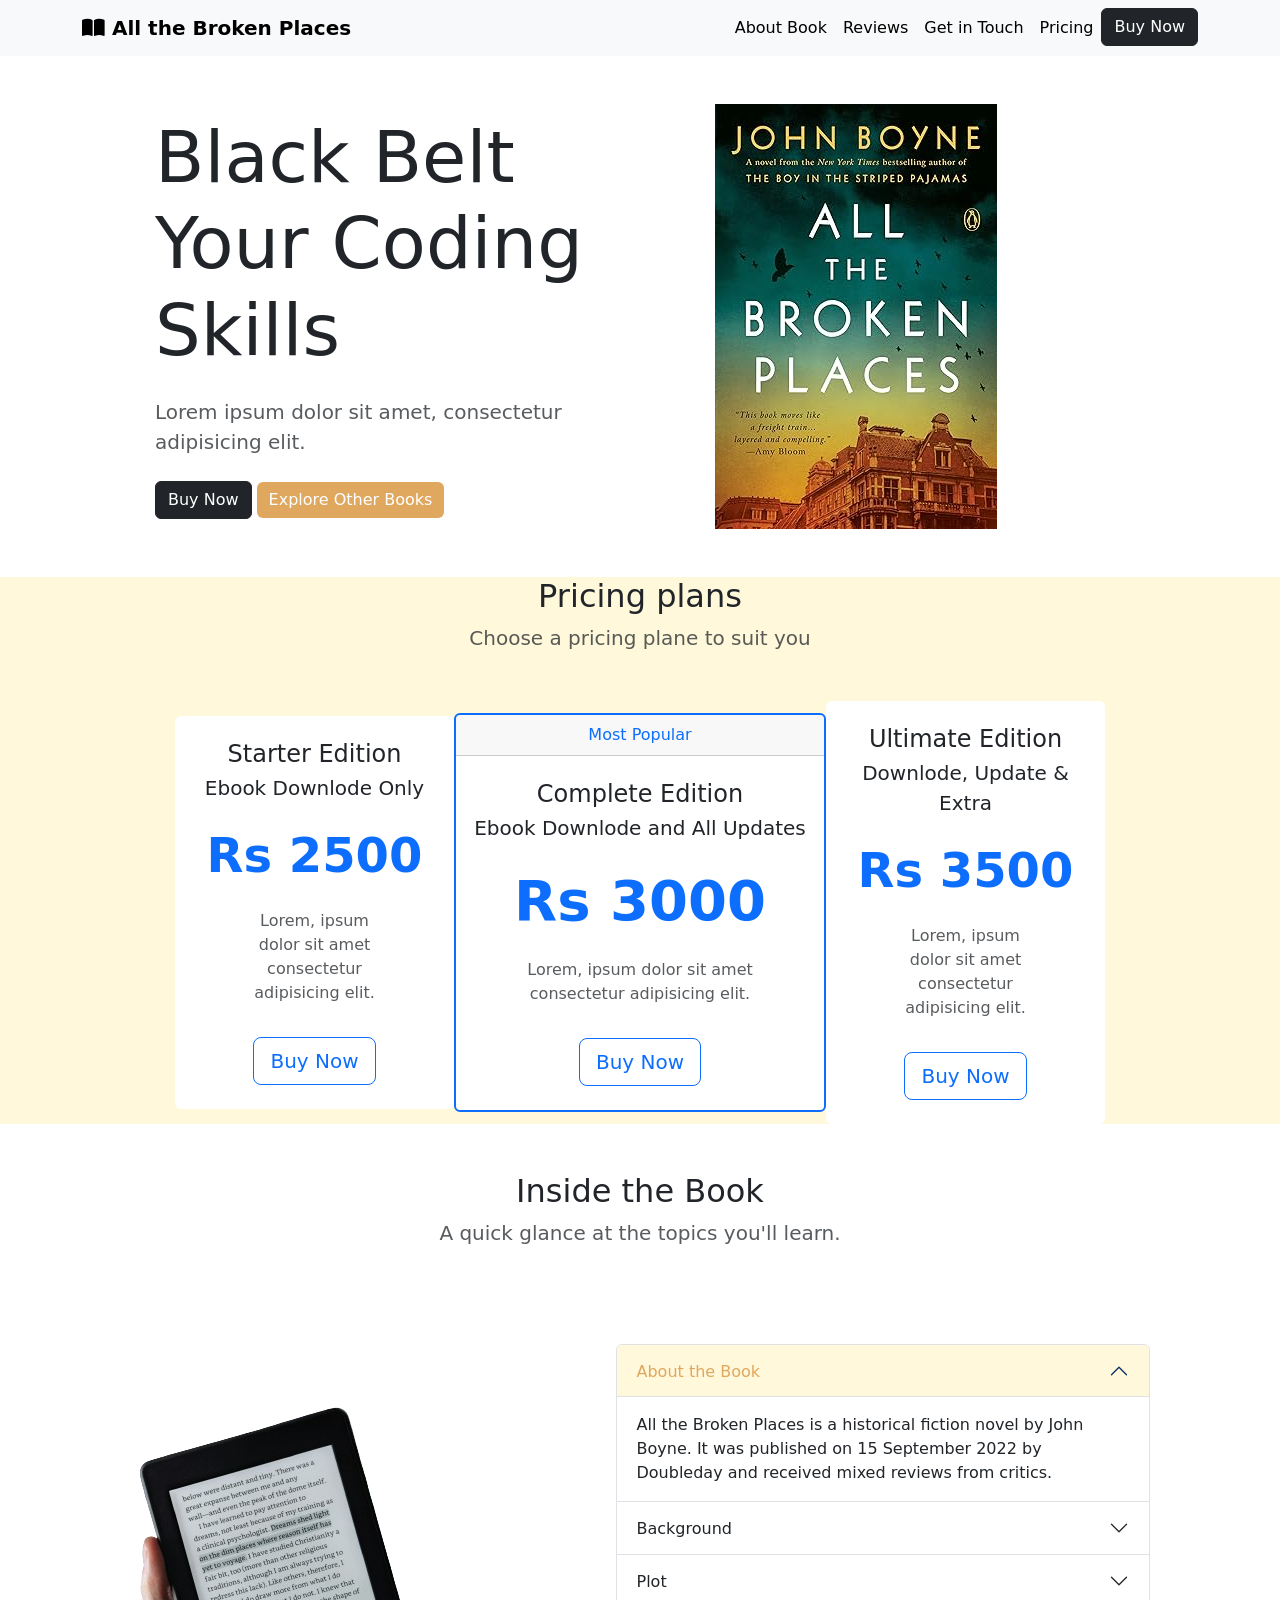
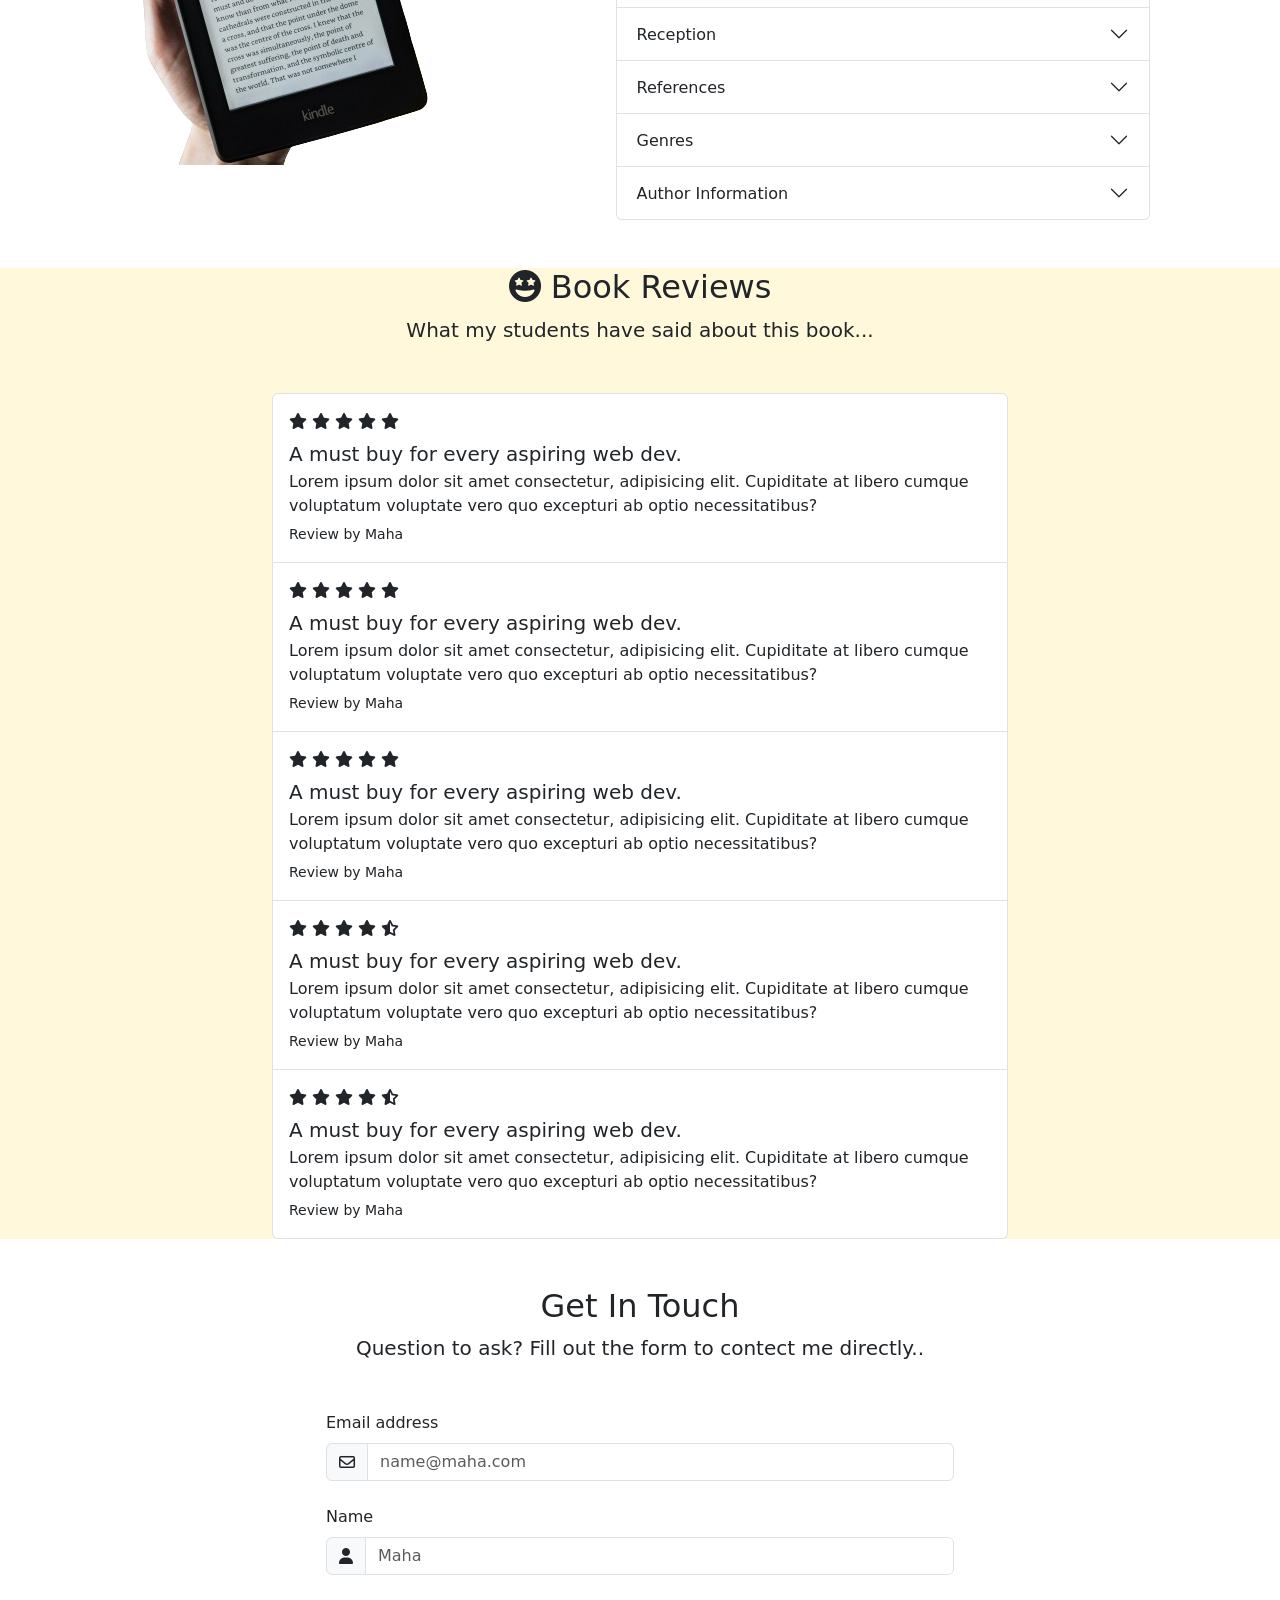
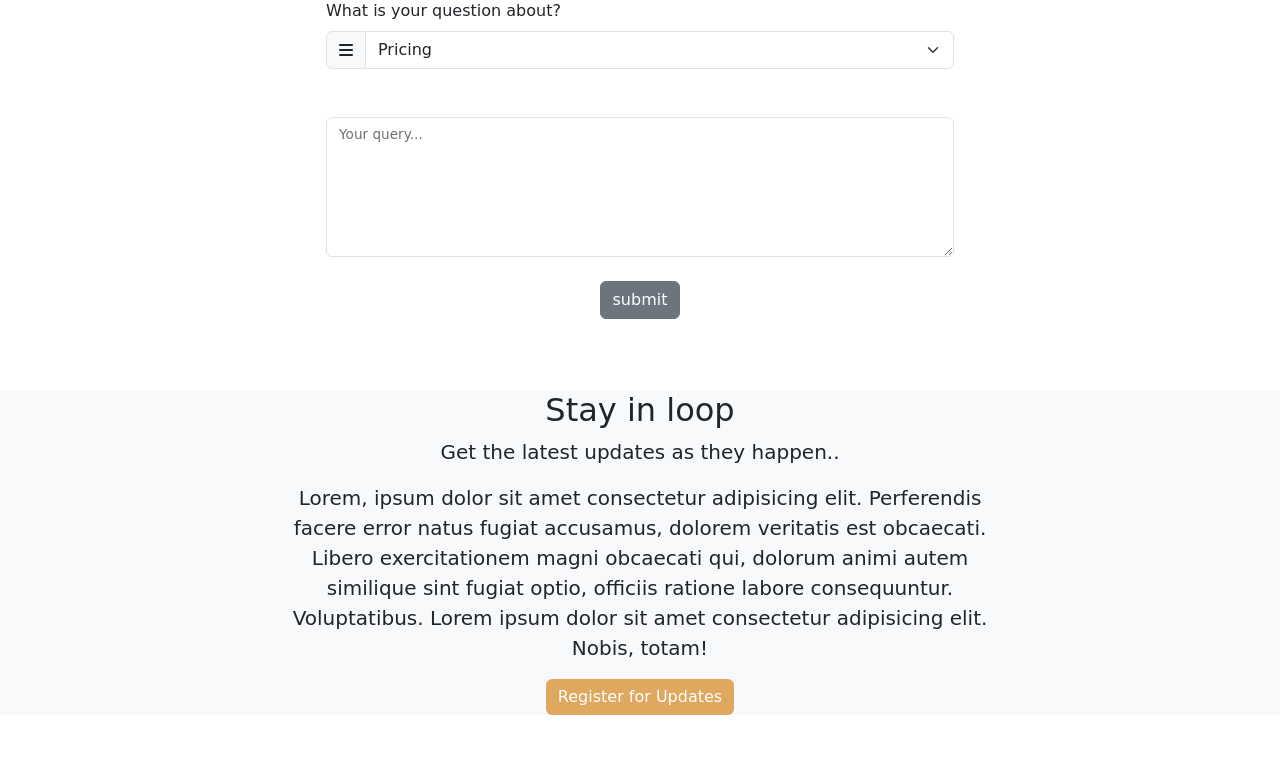
<file: index.html>
<!DOCTYPE html>
<html lang="en">

<head>
    <meta charset="UTF-8">
    <meta name="viewport" content="width=device-width, initial-scale=1.0">
    <title>All the Broken Places. the Book</title>
    <link rel="stylesheet" href="/style.css">
    <link href="https://cdn.jsdelivr.net/npm/bootstrap@5.0.2/dist/css/bootstrap.min.css" rel="stylesheet"
        integrity="sha384-EVSTQN3/azprG1Anm3QDgpJLIm9Nao0Yz1ztcQTwFspd3yD65VohhpuuCOmLASjC" crossorigin="anonymous">
    <link rel="stylesheet" href="https://cdnjs.cloudflare.com/ajax/libs/font-awesome/6.6.0/css/all.min.css"
        integrity="sha512-Kc323vGBEqzTmouAECnVceyQqyqdsSiqLQISBL29aUW4U/M7pSPA/gEUZQqv1cwx4OnYxTxve5UMg5GT6L4JJg=="
        crossorigin="anonymous" referrerpolicy="no-referrer" />
</head>

<body>
    <!-- navbar  -->
    <nav class="navbar navbar-expand-lg navbar-light bg-light">
        <div class="container">
            <a class="navbar-brand fw-bold" href="#"><i class="fa-solid fa-book-open"></i> All the Broken Places</a>
            <button class="navbar-toggler" type="button" data-bs-toggle="collapse" data-bs-target="#navbarNav"
                aria-controls="navbarNav" aria-expanded="false" aria-label="Toggle navigation">
                <span class="navbar-toggler-icon"></span>
            </button>
            <div class="collapse navbar-collapse justify-content-end align-center" id="navbarNav">
                <ul class="navbar-nav">
                    <li class="nav-item">
                        <a class="nav-link active" aria-current="page" href="#">About Book</a>
                    </li>
                    <li class="nav-item">
                        <a class="nav-link active" href="#">Reviews</a>
                    </li>
                    <li class="nav-item">
                        <a class="nav-link active" href="#">Get in Touch</a>
                    </li>
                    <li class="nav-item">
                        <a class="nav-link active" href="#">Pricing</a>
                    </li>
                    <li class="nav-item">
                        <button type="button" class="btn btn-dark">Buy Now</button>
                    </li>
                </ul>
            </div>
        </div>
    </nav>

    <!-- intro and image -->
    <section id="intro">
        <div class="container-lg m-5">
            <div class="row justify-content-center align-items-center">
                <div class="col-md-5 text-center text-md-start">
                    <h1>
                        <div class="display-2">Black Belt</div>
                        <div class="display-2">Your Coding Skills</div>
                    </h1>
                    <p class="lead my-4 text-muted">Lorem ipsum dolor sit amet, consectetur adipisicing elit.</p>
                    <button type="button" class="btn btn-dark">Buy Now</button>
                    <!-- sidebar/offcanvas -->
                    <button class="btn btn-primary" type="button" data-bs-toggle="offcanvas"
                        data-bs-target="#offcanvasTop" aria-controls="offcanvasTop">Explore Other Books</button>

                    <div class="offcanvas offcanvas-start" tabindex="-1" id="offcanvasTop"
                        aria-labelledby="offcanvasTopLabel">
                        <div class="offcanvas-header">
                            <h5 id="offcanvasTopLabel">My Other Books</h5>
                            <button type="button" class="btn-close text-reset" data-bs-dismiss="offcanvas"
                                aria-label="Close"></button>
                        </div>
                        <div class="offcanvas-body">
                            <p>Lorem ipsum dolor sit amet, consectetur adipisicing elit. Adipisci ratione obcaecati
                                recusandae nihil modi quod saepe nostrum optio officia molestiae?</p>
                            <!-- dropdown  -->
                            <div class="dropdown mt-3">
                                <button class="btn btn-secondary dropdown-toggle" type="button" id="dropdownMenuButton1"
                                    data-bs-toggle="dropdown" aria-expanded="false">
                                    Choose a book title
                                </button>
                                <ul class="dropdown-menu" aria-labelledby="dropdownMenuButton1">
                                    <li><a class="dropdown-item" href="#">The Atomic Habits</a></li>
                                    <li><a class="dropdown-item" href="#">The Alchamist</a></li>
                                    <li><a class="dropdown-item" href="#">Rich Dad Poor Dad</a></li>
                                </ul>
                            </div>
                        </div>
                    </div>


                </div>
                <div class="col-md-5 text-center ">
                    <img class="img-fluid" src="/img/book.jpg" alt="Book  Cover">
                </div>
            </div>
        </div>

    </section>

    <!-- pricing plan  -->
    <section id="pricing" class=" mt-5" style="background-color: #FFF8DB;">
        <div class="container-lg">
            <div class="text-center">
                <h2>Pricing plans</h2>
                <p class="lead text-muted">Choose a pricing plane to suit you</p>
            </div>

            <div class="row my-5 justify-content-center align-items-center g-0">
                <div class="col-8 col-lg-4 col-xl-3">
                    <div class="card border-0">
                        <div class="card-body text-center py-4">
                            <h4 class="card-title">Starter Edition</h4>
                            <p class="lead card-subtitle">Ebook Downlode Only</p>
                            <p class="display-5 my-4 text-primary fw-bold">Rs 2500</p>
                            <p class="card-text mx-5 text-muted d-none d-lg-block">Lorem, ipsum dolor sit amet
                                consectetur adipisicing elit.</p>
                            <a href="#" class="btn btn-outline-primary btn-lg mt-3">Buy Now</a>

                        </div>
                    </div>

                </div>

                <div class="col-9 col-lg-4">
                    <div class="card border-primary border-2">
                        <div class="card-header text-center text-primary">Most Popular</div>
                        <div class="card-body text-center py-4">
                            <h4 class="card-title">Complete Edition</h4>
                            <p class="lead card-subtitle">Ebook Downlode and All Updates</p>
                            <p class="display-4 my-4 text-primary fw-bold">Rs 3000</p>
                            <p class="card-text mx-5 text-muted d-none d-lg-block">Lorem, ipsum dolor sit amet
                                consectetur adipisicing elit.</p>
                            <a href="#" class="btn btn-outline-primary btn-lg mt-3">Buy Now</a>
                        </div>
                    </div>

                </div>
                <div class="col-8 col-lg-4 col-xl-3">
                    <div class="card border-0">
                        <div class="card-body text-center py-4">
                            <h4 class="card-title">Ultimate Edition</h4>
                            <p class="lead card-subtitle">Downlode, Update & Extra</p>
                            <p class="display-5 my-4 text-primary fw-bold">Rs 3500</p>
                            <p class="card-text mx-5 text-muted d-none d-lg-block">Lorem, ipsum dolor sit amet
                                consectetur adipisicing elit.</p>
                            <a href="#" class="btn btn-outline-primary btn-lg mt-3">Buy Now</a>
                        </div>
                    </div>

                </div>

            </div>
        </div>


    </section>


    <!-- topics at a glance -->
    <section id="topics">
        <div class="container-md">
            <div class="text-center">
                <h2> Inside the Book</h2>
                <p class="lead text-muted">A quick glance at the topics you'll learn.</p>

            </div>
            <div class="row my-5 g-5 justify-content-around align-items-center">
                <div class="col-6 col-lg-4">
                    <img src="/img/kendle.png " class="img-fluid" alt="eBook">
                </div>
                <div class="col-lg-6">

                    <!-- accordion -->
                    <div class="accordion" id="accordion">
                        <div class="accordion-item">
                            <h2 class="accordion-header" id="headingOne">
                                <button class="accordion-button" type="button" data-bs-toggle="collapse"
                                    data-bs-target="#collapseOne" aria-expanded="true" aria-controls="collapseOne">
                                    About the Book
                                </button>
                            </h2>
                            <div id="collapseOne" class="accordion-collapse collapse show" aria-labelledby="heading-1"
                                data-bs-parent="#accordionExample">
                                <div class="accordion-body">
                                    All the Broken Places is a historical fiction novel by John Boyne. It was published
                                    on 15 September 2022 by Doubleday and received mixed reviews from critics.
                                </div>
                            </div>
                        </div>
                        <div class="accordion-item">
                            <h2 class="accordion-header" id="headingTwo">
                                <button class="accordion-button collapsed" type="button" data-bs-toggle="collapse"
                                    data-bs-target="#collapseTwo" aria-expanded="false" aria-controls="collapseTwo">
                                    Background
                                </button>
                            </h2>
                            <div id="collapseTwo" class="accordion-collapse collapse" aria-labelledby="headingTwo"
                                data-bs-parent="#accordionExample">
                                <div class="accordion-body">
                                    All the Broken Places is a sequel to Boyne's 2006 book The Boy in the Striped
                                    Pyjamas and follows Gretel, the now 91-year-old older sister of Bruno from that
                                    book. Gretel has lived in London for decades, never speaking of her childhood in
                                    Nazi Germany as the daughter of a concentration camp commandant. Her life is upended
                                    when a new family moves in next door whose circumstances force her to confront her
                                    own past.[1] Gretel serves as the narrator of the novel, which is broken into
                                    sections labeled as three parts, two interludes, and an epilogue. Each section is
                                    also labeled with the time period and location of the action of that section; parts
                                    one, two, and three each include two time periods and locations.
                                </div>
                            </div>
                        </div>
                        <div class="accordion-item">
                            <h2 class="accordion-header" id="headingThree">
                                <button class="accordion-button collapsed" type="button" data-bs-toggle="collapse"
                                    data-bs-target="#collapseThree" aria-expanded="false" aria-controls="collapseThree">
                                    Plot
                                </button>
                            </h2>
                            <div id="collapseThree" class="accordion-collapse collapse" aria-labelledby="headingThree"
                                data-bs-parent="#accordionExample">
                                <div class="accordion-body">
                                    Following the events of the previous novel, Gretel's father, Ralf, is executed soon
                                    after the end of World War II. In 1946, 15-year-old Gretel and her mother immigrate
                                    to Paris, using false identities to claim French nationality. They clash over the
                                    Holocaust: Gretel believes they share responsibility, while her mother disagrees.
                                    Seeking security, Gretel’s mother courts Rémy Toussaint, a wealthy man and former
                                    resistance member in the hope that their eventual marriage will guarantee their
                                    future. However, Gretel becomes infatuated with Emil, an assistant in his father’s
                                    haberdashery shop, whose older brother was a resistance fighter executed by the
                                    Germans. Gretel senses something peculiar in Emil and Rémy’s behavior.
                                </div>
                            </div>
                        </div>
                        <div class="accordion-item">
                            <h2 class="accordion-header" id="headingFour">
                                <button class="accordion-button collapsed" type="button" data-bs-toggle="collapse"
                                    data-bs-target="#collapseFour" aria-expanded="false" aria-controls="collapseFour">
                                    Reception
                                </button>
                            </h2>
                            <div id="collapseFour" class="accordion-collapse collapse" aria-labelledby="headingFour"
                                data-bs-parent="#accordionExample">
                                <div class="accordion-body">
                                    All the Broken Places received mixed reviews from critics upon release.[2] The novel
                                    received praise in The Guardian and the Star Tribune, with the former praising
                                    Gretel's characterization and the latter describing the story as "an essential one"
                                    and "darkly compelling".[3][4] Booklist's Margaret Quamme praised Boyne's engagement
                                    with the novel's main themes of guilt and complicity with violence but criticized
                                    the plot for containing too many coincidences and chance encounters.[5] Martina
                                    Devlin, writing in the Irish Independent, said that the historical material of the
                                    novel was handled well and that the novel remained fast-paced throughout.[6]

                                    Negative reviews of All the Broken Places focused on its handling of the Holocaust
                                    and many of its characters' complicity in the events. The Sunday Times criticized
                                    the novel's structure and described the plot as not being believable.[7] The Daily
                                    Telegraph's Tanya Gold gave the book a 2 out of 5 star rating, writing that the
                                    novel could only be described as skillful if "you know nothing about the Holocaust,
                                    and if you wish to know nothing." She writes that the storyline about Gretel's life
                                    in the 1940s and '50s was the "valuable part of novel" but that other parts of the
                                    story become "a thriller". She concludes that "parallel narratives – one promising,
                                    one insulting – combine into a pulpy denouement that shames the author and the
                                    reader both."[8] The New Statesman's Ann Manov was even more blunt, describing the
                                    novel as "childish drivel" and as having "utterly fail[ed] in its stated purpose" of
                                    furthering genocide education. Manov wrote that the novel is "so self-indulgent, so
                                    grossly stereotyped, so shameless and insipid that one is almost astonished that
                                    [Boyne] has dared."[9]
                                </div>
                            </div>
                        </div>
                        <div class="accordion-item">
                            <h2 class="accordion-header" id="headingFive">
                                <button class="accordion-button collapsed" type="button" data-bs-toggle="collapse"
                                    data-bs-target="#collapseFive" aria-expanded="false" aria-controls="collapseFive">
                                    References
                                </button>
                            </h2>
                            <div id="collapseFive" class="accordion-collapse collapse" aria-labelledby="headingFive"
                                data-bs-parent="#accordionExample">
                                <div class="accordion-body">
                                    Boyne, John (2022). All the Broken Places. Penguin. ISBN 9780593653074.
                                    "All the Broken Places". BookMarks. Retrieved 2023-01-06.
                                    Womack, Philip (2022-09-16). "All the Broken Places by John Boyne review – a sequel
                                    of sorts". The Guardian. Retrieved 2023-01-09.
                                    Forbes, Malcom (2022-12-02). "Review: 'All the Broken Places,' by John Boyne". Star
                                    Tribune. Retrieved 2023-01-09.
                                    Quamme, Margaret (2022-10-01). "All the Broken Places". Booklist. Retrieved
                                    2023-01-09.
                                    Devlin, Martina (2022-09-22). "All The Broken Places by John Boyne: A sister's
                                    lifetime in the shadow of the death camps". Irish Independent. Retrieved 2023-01-09.
                                    Hackett, Laura (2022-09-04). "All the Broken Places by John Boyne review — an absurd
                                    novel". The Sunday Times. Retrieved 2023-01-09.
                                </div>
                            </div>
                        </div>
                        <div class="accordion-item">
                            <h2 class="accordion-header" id="headingSix">
                                <button class="accordion-button collapsed" type="button" data-bs-toggle="collapse"
                                    data-bs-target="#collapseSix" aria-expanded="false" aria-controls="collapseSix">
                                    Genres
                                </button>
                            </h2>
                            <div id="collapseSix" class="accordion-collapse collapse" aria-labelledby="headingSix"
                                data-bs-parent="#accordionExample">
                                <div class="accordion-body">
                                    Book Clubs, Fiction, Historical, Literary
                                    five-stars
                                    Bookshop, Amazon
                                </div>
                            </div>
                        </div>
                        <div class="accordion-item">
                            <h2 class="accordion-header" id="headingSeven">
                                <button class="accordion-button collapsed" type="button" data-bs-toggle="collapse"
                                    data-bs-target="#collapseSeven" aria-expanded="false" aria-controls="collapseSeven">
                                    Author Information
                                </button>
                            </h2>
                            <div id="collapseSeven" class="accordion-collapse collapse" aria-labelledby="headingSeven"
                                data-bs-parent="#accordionExample">
                                <div class="accordion-body">
                                    John Boyne was born in Ireland in 1971. He is the author of eleven novels for
                                    adults, five for younger readers and a collection of short stories. His 2006 novel
                                    The Boy In the Striped Pajamas sold 9 million copies worldwide and has been adapted
                                    for cinema, theatre, ballet and opera. John has won three Irish Book Awards and many
                                    other international literary awards and his novels are published in over 50
                                    languages. He lives in Dublin.
                                </div>
                            </div>
                        </div>

                    </div>
                </div>

            </div>
        </div>


    </section>

    <!-- reviews list -->
    <section id="reviews" class="mt-3 mb-3" style="background-color:#FFF8DB;">
        <div class="container-lg">
            <div class="text-center">
                <h2><i class="fa-solid fa-face-grin-stars"></i> Book Reviews</h2>
                <p class="lead">What my students have said about this book...</p>
            </div>
            <div class="row justify-content-center my-5">
                <div class="col-lg-8">
                    <div class="list-group">
                        <div class="list-group-item py-3">
                            <div class="pb-2">
                                <i class="fa-solid fa-star"></i>
                                <i class="fa-solid fa-star"></i>
                                <i class="fa-solid fa-star"></i>
                                <i class="fa-solid fa-star"></i>
                                <i class="fa-solid fa-star"></i>
                            </div>
                            <h5 class="mb-1">A must buy for every aspiring web dev.</h5>
                            <p class="mb-1">Lorem ipsum dolor sit amet consectetur, adipisicing elit. Cupiditate at
                                libero cumque voluptatum voluptate vero quo excepturi ab optio necessitatibus?</p>
                            <small>Review by Maha</small>
                        </div>
                        <div class="list-group-item py-3">
                            <div class="pb-2">
                                <i class="fa-solid fa-star"></i>
                                <i class="fa-solid fa-star"></i>
                                <i class="fa-solid fa-star"></i>
                                <i class="fa-solid fa-star"></i>
                                <i class="fa-solid fa-star"></i>
                            </div>
                            <h5 class="mb-1">A must buy for every aspiring web dev.</h5>
                            <p class="mb-1">Lorem ipsum dolor sit amet consectetur, adipisicing elit. Cupiditate at
                                libero cumque voluptatum voluptate vero quo excepturi ab optio necessitatibus?</p>
                            <small>Review by Maha</small>
                        </div>
                        <div class="list-group-item py-3">
                            <div class="pb-2">
                                <i class="fa-solid fa-star"></i>
                                <i class="fa-solid fa-star"></i>
                                <i class="fa-solid fa-star"></i>
                                <i class="fa-solid fa-star"></i>
                                <i class="fa-solid fa-star"></i>
                            </div>
                            <h5 class="mb-1">A must buy for every aspiring web dev.</h5>
                            <p class="mb-1">Lorem ipsum dolor sit amet consectetur, adipisicing elit. Cupiditate at
                                libero cumque voluptatum voluptate vero quo excepturi ab optio necessitatibus?</p>
                            <small>Review by Maha</small>
                        </div>
                        <div class="list-group-item py-3">
                            <div class="pb-2">
                                <i class="fa-solid fa-star"></i>
                                <i class="fa-solid fa-star"></i>
                                <i class="fa-solid fa-star"></i>
                                <i class="fa-solid fa-star"></i>
                                <i class="fa-solid fa-star-half-stroke"></i>
                            </div>
                            <h5 class="mb-1">A must buy for every aspiring web dev.</h5>
                            <p class="mb-1">Lorem ipsum dolor sit amet consectetur, adipisicing elit. Cupiditate at
                                libero cumque voluptatum voluptate vero quo excepturi ab optio necessitatibus?</p>
                            <small>Review by Maha</small>
                        </div>
                        <div class="list-group-item py-3">
                            <div class="pb-2">
                                <i class="fa-solid fa-star"></i>
                                <i class="fa-solid fa-star"></i>
                                <i class="fa-solid fa-star"></i>
                                <i class="fa-solid fa-star"></i>
                                <i class="fa-solid fa-star-half-stroke"></i>
                            </div>
                            <h5 class="mb-1">A must buy for every aspiring web dev.</h5>
                            <p class="mb-1">Lorem ipsum dolor sit amet consectetur, adipisicing elit. Cupiditate at
                                libero cumque voluptatum voluptate vero quo excepturi ab optio necessitatibus?</p>
                            <small>Review by Maha</small>
                        </div>
                    </div>
                </div>
            </div>
        </div>
    </section>
    <!-- contect forms  -->
    <section id="contect">
        <div class="contaner-lg">
            <div class="text-center">
                <h2>Get In Touch</h2>
                <p class="lead">Question to ask? Fill out the form to contect me directly..</p>
            </div>
            <div class="row justify-content-center my-5">
                <div class="col-lg-6">
                    <form>

                        <label for="email" class="form-label">Email address</label>
                        <div class="input-group mb-4">
                            <span class="input-group-text">
                                <i class="fa-regular fa-envelope"></i>
                            </span>
                            <input type="email" class="form-control" id="email" placeholder="name@maha.com">
                        </div>
                        <label for="name" class="form-label">Name</label>
                        <div class="input-group mb-4">
                            <span class="input-group-text">
                                <i class="fa-solid fa-user"></i>
                            </span>
                            <input type="name" class="form-control" id="email" placeholder="Maha">
                        </div>

                        <label for="subject" class="form-label">What is your question about?</label>
                        <div class="input-group mb-4">
                            <span class="input-group-text">
                                <i class="fa-solid fa-bars"></i>
                            </span>
                            <select class="form-select">
                                <option value="pricing">Pricing</option>
                                <option value="contect">Contect</option>
                                <option value="other">Other</option>
                            </select>
                        </div>

                        <div class="form-floating mb-4 mt-5">
                            <textarea class="form-control" id="query" style="height: 140px;"></textarea>
                            <label for="query" class="form-label">Your query...</label>
                        </div>
                        <div class="mb-4 text-center">
                            <button type="submit" class="btn btn-secondary">submit</button>
                        </div>
                    </form>
                </div>
            </div>
        </div>
    </section>
    <!--get updates/ model  -->
    <section class="bg-light mb-5">
        <div class="container">
            <div class="text-center">
                <h2>Stay in loop</h2>
                <p class="lead">Get the latest updates as they happen..</p>
            </div>
            <div class="row justify-content-center">
                <div class="col-md-8 text-center">
                    <p class="lead">Lorem, ipsum dolor sit amet consectetur adipisicing elit. Perferendis facere error
                        natus fugiat accusamus, dolorem veritatis est obcaecati. Libero exercitationem magni obcaecati
                        qui, dolorum animi autem similique sint fugiat optio, officiis ratione labore consequuntur.
                        Voluptatibus. Lorem ipsum dolor sit amet consectetur adipisicing elit. Nobis, totam!</p>
                    <!-- Button trigger modal -->
                    <button type="button" class="btn btn-primary" data-bs-toggle="modal" data-bs-target="#Modal">
                        Register for Updates
                    </button>

                    <!-- Modal -->
                    <div class="modal fade" id="Modal" tabindex="-1" aria-labelledby="ModalLabel" aria-hidden="true">
                        <div class="modal-dialog">
                            <div class="modal-content">
                                <div class="modal-header">
                                    <h5 class="modal-title" id="ModalLabel">Get the latest Updates</h5>
                                    <button type="button" class="btn-close" data-bs-dismiss="modal"
                                        aria-label="Close"></button>
                                </div>
                                <div class="modal-body">
                                    <p>Lorem ipsum dolor sit amet consectetur adipisicing elit. Corporis, nesciunt
                                        molestias quia voluptate explicabo iure amet numquam voluptatibus unde
                                        assumenda.</p>
                                    <div class="mb-3">
                                        <label for="FormControlInput1" class="form-label">Email address</label>
                                        <input type="email" class="form-control" id="FormControlInput1"
                                            placeholder="name@xyz.com">
                                    </div>
                                </div>
                                <div class="modal-footer">
                                    <button type="button" class="btn btn-secondary"
                                        data-bs-dismiss="modal">Close</button>
                                    <button type="button" class="btn btn-primary">Submit</button>
                                </div>
                            </div>
                        </div>
                    </div>
                </div>
            </div>
        </div>
    </section>
    <!-- offcanvas  -->


</body>
<script src="https://cdn.jsdelivr.net/npm/bootstrap@5.0.2/dist/js/bootstrap.bundle.min.js"
    integrity="sha384-MrcW6ZMFYlzcLA8Nl+NtUVF0sA7MsXsP1UyJoMp4YLEuNSfAP+JcXn/tWtIaxVXM"
    crossorigin="anonymous"></script>

</html>
</file>
<file: style.css>
.primary {
    background-color: #E0A75E;
}

.btn-primary {
    color: white !important;
    background-color: #E0A75E !important;
    border: #E0A75E !important;
}

/* .accordion {
    color: white !important;
    background-color: #E0A75E !important;
    border: #E0A75E !important;
} */

.accordion-button:not(.collapsed) {
    color: #E0A75E !important;
    background-color: #FFF8DB !important;
}

.card {
    border: #FFF8DB;

}
</file>
